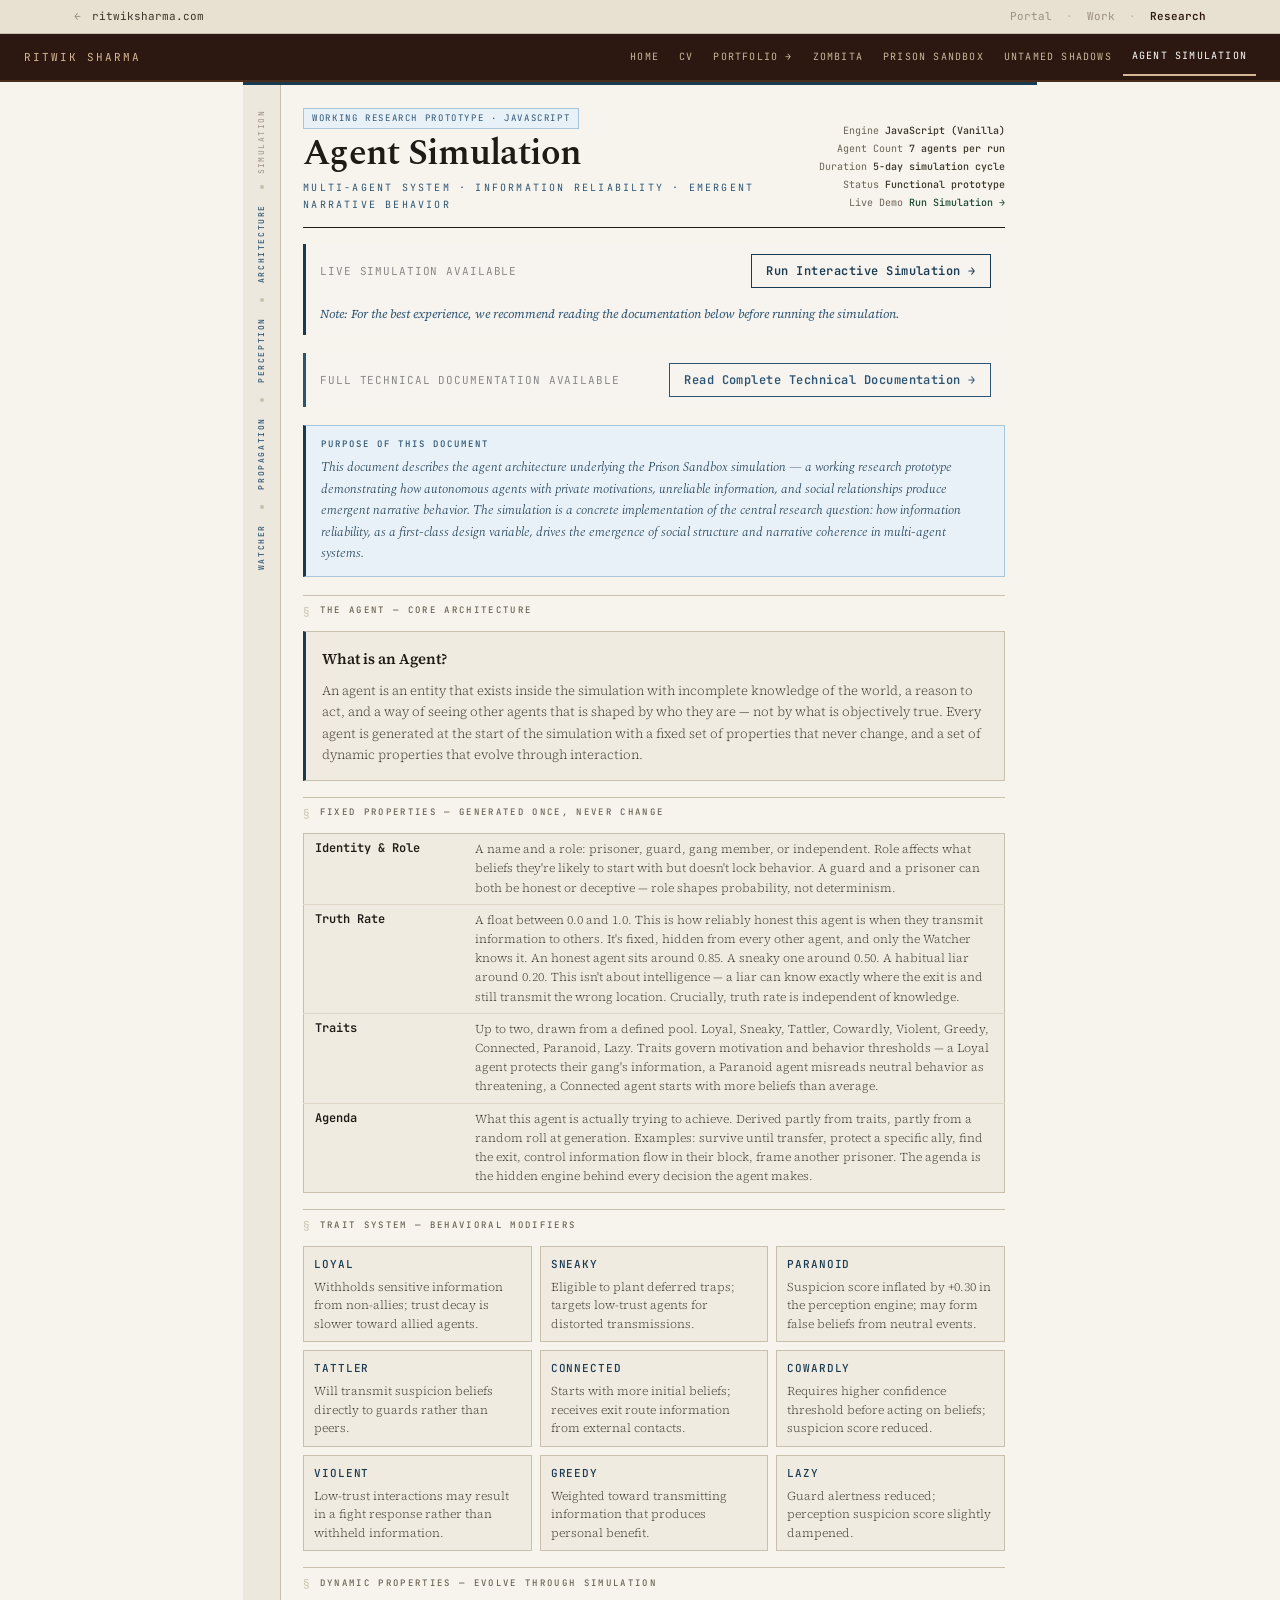
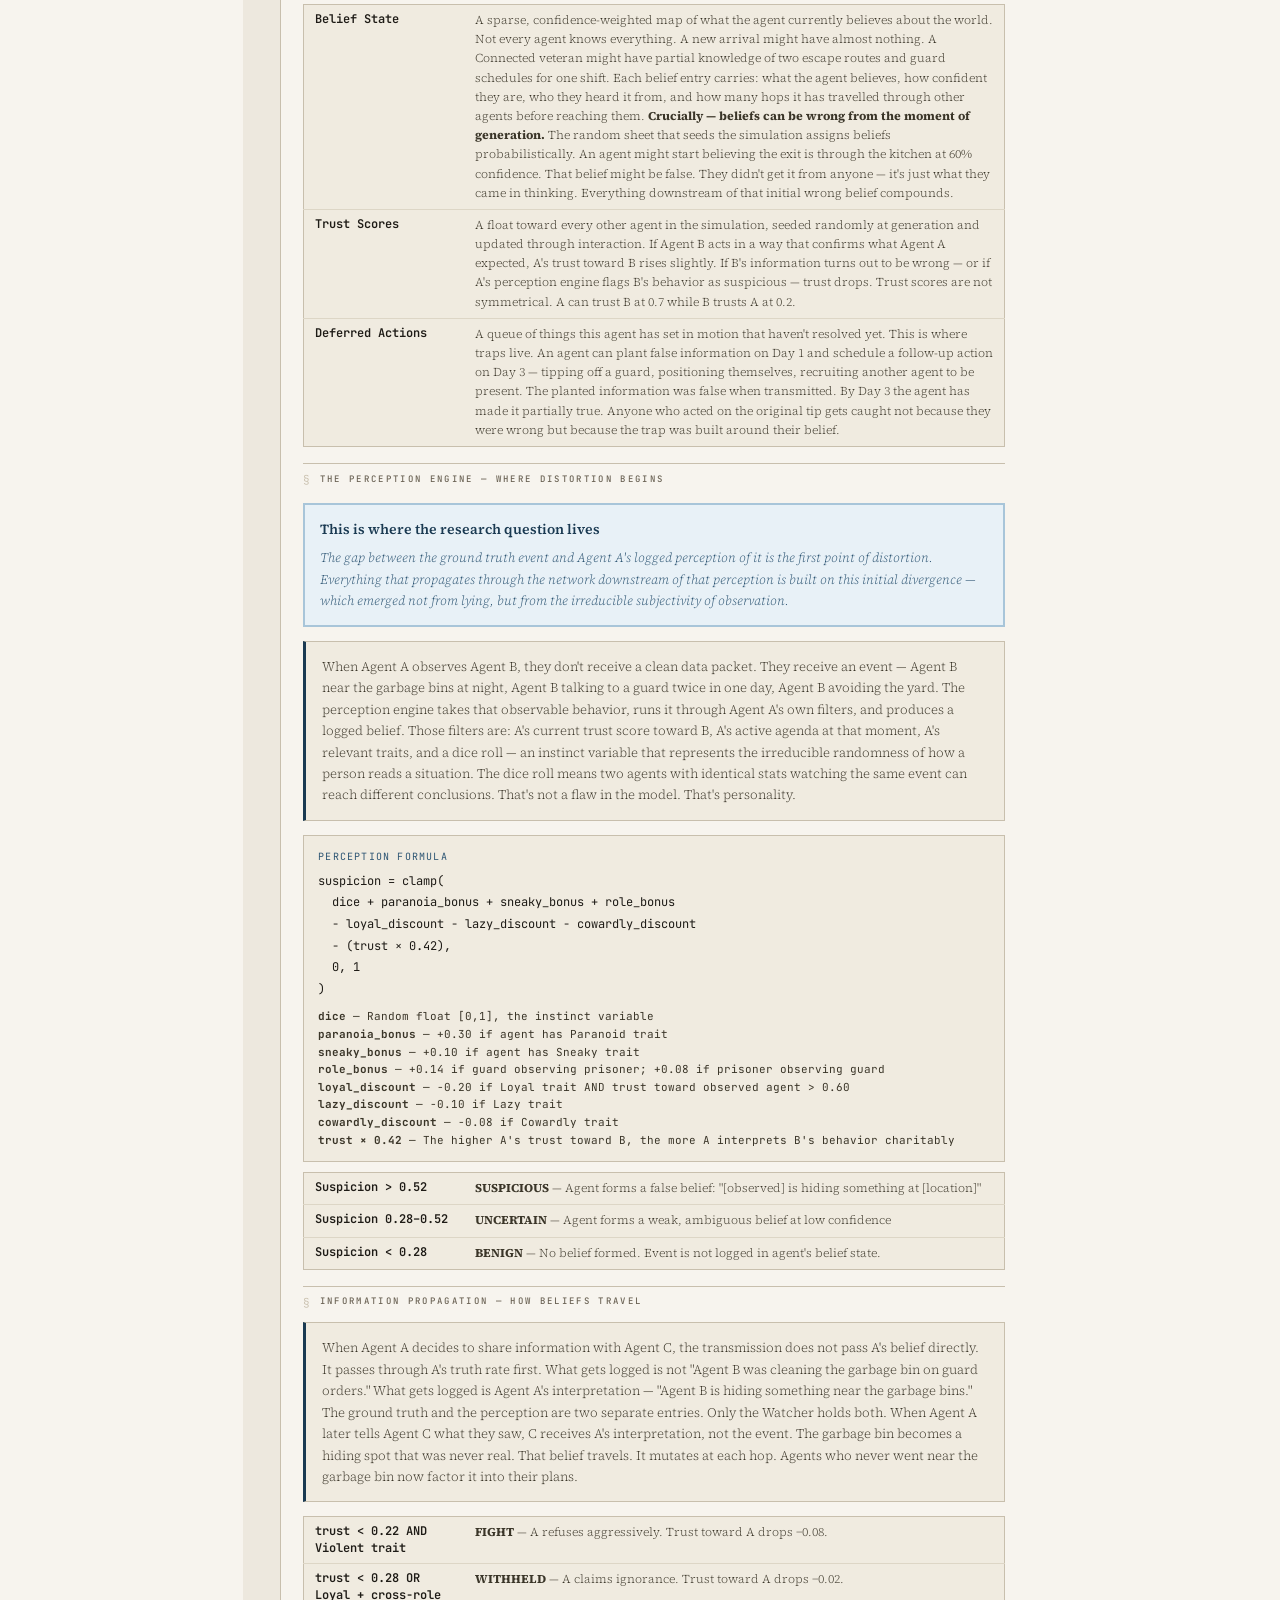
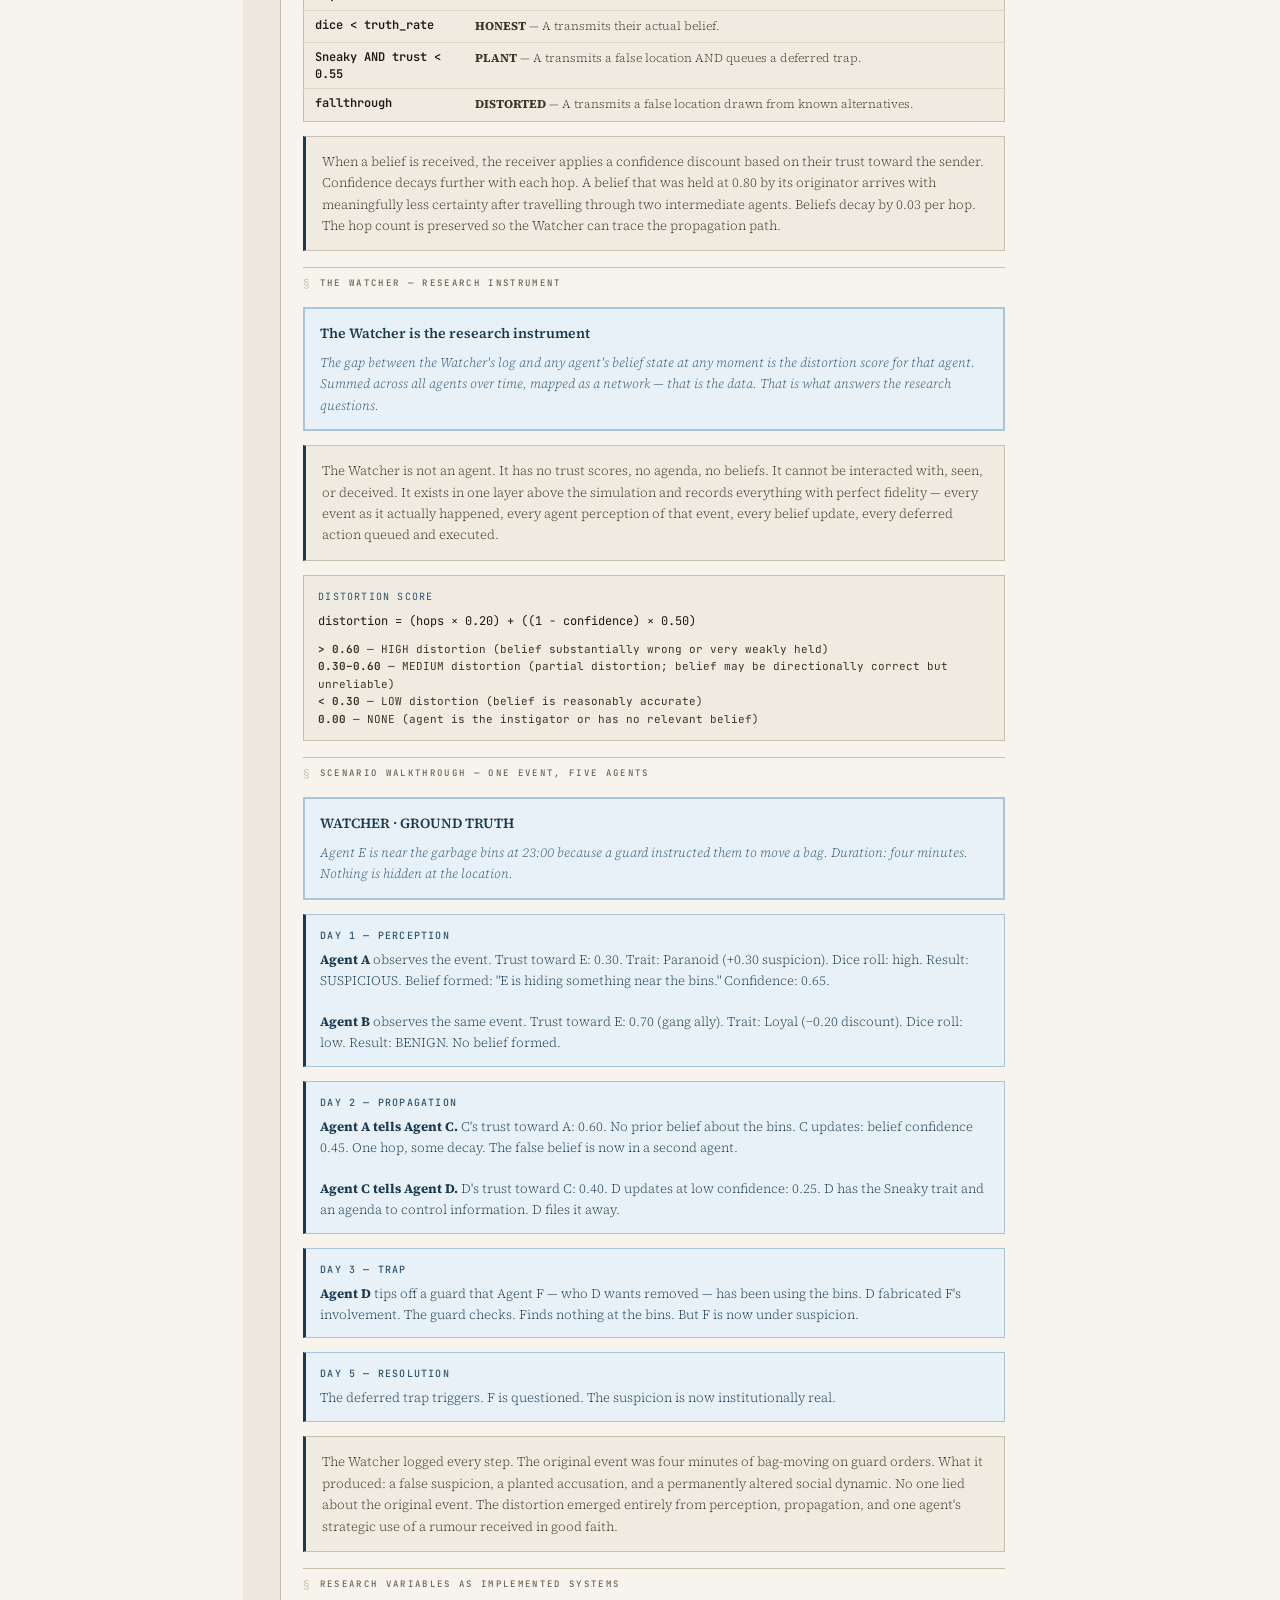
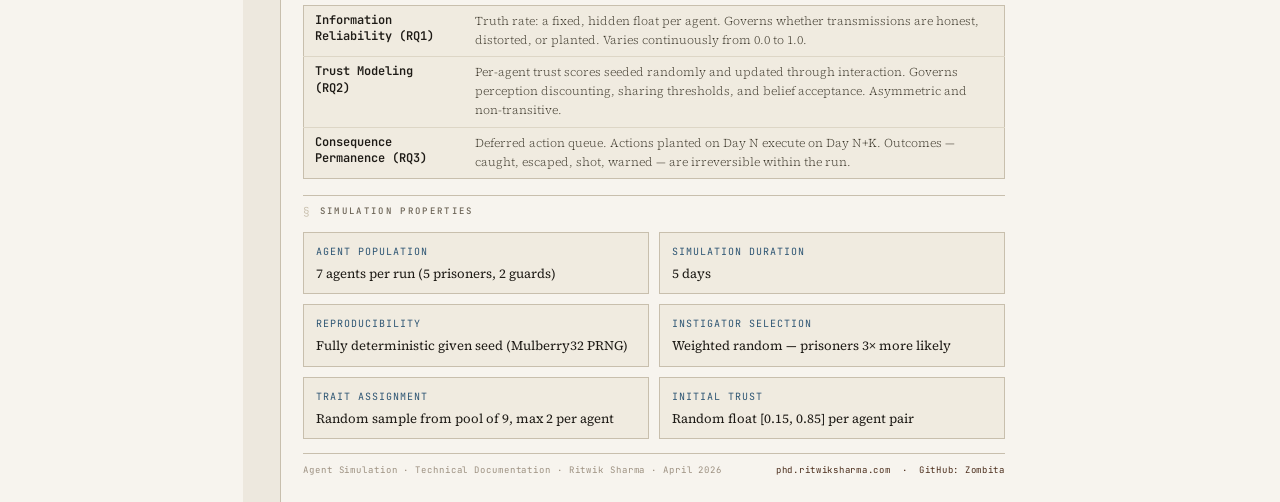
<file: simulation-doc.html>
<!DOCTYPE html>
<html lang="en">
<head>
<meta charset="UTF-8">
<meta name="viewport" content="width=device-width, initial-scale=1.0">
  <link rel="icon" type="image/svg+xml" href="favicon.svg">
<title>Agent Simulation — Technical Documentation</title>
<link rel="preconnect" href="https://fonts.googleapis.com">
<link href="https://fonts.googleapis.com/css2?family=Spectral:ital,wght@0,300;0,400;0,600;1,300;1,400&family=Source+Serif+4:ital,wght@0,300;0,400;0,600;1,300;1,400&family=JetBrains+Mono:wght@300;400;500&display=swap" rel="stylesheet">
<link rel="stylesheet" href="style.css">
<style>
  :root {
    --env:        #1a3a52;
    --env-mid:    #2d5573;
    --env-light:  #e8f1f7;
    --env-border: #a8c5d9;
  }
  .page::before { background: var(--env) !important; }
  .margin-section { color: var(--env-mid); }
  .env-tag { background: var(--env-light); border-color: var(--env-border); color: var(--env-mid); }
  .doc-sub { color: var(--env-mid); }

  .context-block { background: var(--env-light); border-color: var(--env-border); border-left-color: var(--env); }
  .ctx-kicker { color: var(--env-mid); }
  .ctx-text { color: var(--env); }

  .arch-block { background: var(--parchment-warm); border: 1px solid var(--rule); border-left: 3px solid var(--env); padding: 14px 16px; margin-bottom: 14px; }
  .arch-title { font-size: 15px; font-weight: 600; color: var(--ink); margin-bottom: 8px; }
  .arch-body { font-size: 13px; color: var(--ink-mid); line-height: 1.65; font-weight: 300; }

  .prop-table { width: 100%; border-collapse: collapse; background: var(--parchment-warm); border: 1px solid var(--rule); margin-bottom: 14px; }
  .prop-table tr { border-bottom: 1px solid var(--rule-light); }
  .prop-table tr:last-child { border-bottom: none; }
  .prop-table td { padding: 6px 11px; font-size: 12px; vertical-align: top; }
  .pt-a { font-weight: 600; color: var(--ink); width: 160px; line-height: 1.4; font-family: 'JetBrains Mono', monospace; font-size: 11px; }
  .pt-b { color: var(--ink-mid); font-weight: 300; line-height: 1.6; }

  .formula-block { background: var(--parchment-warm); border: 1px solid var(--rule); padding: 12px 14px; margin: 10px 0; font-family: 'JetBrains Mono', monospace; }
  .formula-label { font-size: 10px; color: var(--env-mid); letter-spacing: 0.12em; text-transform: uppercase; margin-bottom: 6px; }
  .formula-expr { font-size: 12px; color: var(--ink); line-height: 1.8; }
  .formula-vars { font-size: 11px; color: var(--ink-mid); margin-top: 8px; line-height: 1.6; }

  .scenario-block { background: var(--env-light); border: 1px solid var(--env-border); border-left: 3px solid var(--env); padding: 12px 14px; margin-bottom: 14px; }
  .scenario-day { font-family: 'JetBrains Mono', monospace; font-size: 10px; color: var(--env-mid); letter-spacing: 0.12em; text-transform: uppercase; margin-bottom: 6px; font-weight: 500; }
  .scenario-text { font-size: 13px; color: var(--env); line-height: 1.6; font-weight: 300; }

  .trait-grid { display: grid; grid-template-columns: repeat(3, 1fr); gap: 8px; margin-bottom: 14px; }
  .trait-card { background: var(--parchment-warm); border: 1px solid var(--rule); padding: 8px 10px; }
  .trait-name { font-family: 'JetBrains Mono', monospace; font-size: 11px; color: var(--env); letter-spacing: 0.08em; text-transform: uppercase; margin-bottom: 4px; font-weight: 500; }
  .trait-desc { font-size: 12px; color: var(--ink-mid); line-height: 1.55; font-weight: 300; }

  .watcher-highlight { background: var(--env-light); border: 2px solid var(--env-border); padding: 13px 15px; margin: 14px 0; }
  .watcher-title { font-size: 14px; font-weight: 600; color: var(--env); margin-bottom: 6px; }
  .watcher-body { font-size: 13px; color: var(--env-mid); line-height: 1.65; font-weight: 300; font-style: italic; }

  .sim-meta-grid { display: grid; grid-template-columns: repeat(2, 1fr); gap: 10px; margin-bottom: 14px; }
  .sim-meta-card { background: var(--parchment-warm); border: 1px solid var(--rule); padding: 10px 12px; }
  .sim-meta-label { font-family: 'JetBrains Mono', monospace; font-size: 10px; color: var(--env-mid); letter-spacing: 0.1em; text-transform: uppercase; margin-bottom: 4px; }
  .sim-meta-value { font-size: 13px; color: var(--ink); line-height: 1.5; font-weight: 400; }

  @media (max-width: 680px) {
    .trait-grid { grid-template-columns: 1fr; }
    .sim-meta-grid { grid-template-columns: 1fr; }
  }
</style>
  <meta property="og:type" content="website">
  <meta property="og:title" content="Agent Simulation — Technical Documentation">
  <meta property="og:description" content="">
  <meta property="og:url" content="https://phd.ritwiksharma.com/">
  <meta property="og:image" content="https://phd.ritwiksharma.com/og.jpg">
  <meta property="og:image:width" content="1200">
  <meta property="og:image:height" content="630">
  <meta name="twitter:card" content="summary_large_image">
  <meta name="twitter:image" content="https://phd.ritwiksharma.com/og.jpg">
</head>
<body>
<div class="xsite">
  <div class="xsite-inner">
    <a class="xsite-home" href="https://ritwiksharma.com"><span class="arrow">&larr;</span> <span class="label">ritwiksharma.com</span></a>
    <nav class="xsite-links">
      <a href="https://ritwiksharma.com">Portal</a>
      <span class="xsite-sep">&middot;</span>
      <a href="https://work.ritwiksharma.com">Work</a>
      <span class="xsite-sep">&middot;</span>
      <a class="current" href="https://phd.ritwiksharma.com">Research</a>
    </nav>
  </div>
</div>


<nav class="site-nav">
  <a href="index.html" class="nav-brand">Ritwik Sharma</a>
  <div class="nav-links">
    <a href="index.html">Home</a>
    <a href="cv.html">CV</a>
    <a href="https://work.ritwiksharma.com/" target="_blank" rel="noopener">Portfolio &rarr;</a>
    <a href="zombita.html">Zombita</a>
    <a href="prison-sandbox.html">Prison Sandbox</a>
    <a href="untamed-shadows.html">Untamed Shadows</a>
    <a href="simulation-doc.html" class="active">Agent Simulation</a>
  </div>
  <button class="nav-hamburger" onclick="toggleNav()" aria-label="Menu">
    <span></span><span></span><span></span>
  </button>
</nav>
<div class="nav-mobile" id="mobileNav">
  <a href="index.html">Home</a>
  <a href="cv.html">CV</a>
  <a href="https://work.ritwiksharma.com/" target="_blank" rel="noopener">Portfolio &rarr;</a>
  <a href="zombita.html">Zombita</a>
  <a href="prison-sandbox.html">Prison Sandbox</a>
  <a href="untamed-shadows.html">Untamed Shadows</a>
  <a href="simulation-doc.html" class="active">Agent Simulation</a>
</div>

<div class="page">
  <div class="margin">
    <div class="margin-label">Simulation</div>
    <div class="margin-dot"></div>
    <div class="margin-section">Architecture</div>
    <div class="margin-dot"></div>
    <div class="margin-section">Perception</div>
    <div class="margin-dot"></div>
    <div class="margin-section">Propagation</div>
    <div class="margin-dot"></div>
    <div class="margin-section">Watcher</div>
  </div>

  <div class="content">

    <div class="doc-header">
      <div class="doc-header-inner">
        <div>
          <div class="env-tag">Working Research Prototype · JavaScript</div>
          <div class="doc-title"><em>Agent Simulation</em></div>
          <div class="doc-sub">Multi-Agent System · Information Reliability · Emergent Narrative Behavior</div>
        </div>
        <div class="meta-col">
          <div class="meta-line">Engine <span>JavaScript (Vanilla)</span></div>
          <div class="meta-line">Agent Count <span>7 agents per run</span></div>
          <div class="meta-line">Duration <span>5-day simulation cycle</span></div>
          <div class="meta-line">Status <span>Functional prototype</span></div>
          <div class="meta-line">Live Demo <span><a href="simulation.html" target="_blank">Run Simulation →</a></span></div>
        </div>
      </div>
    </div>

    <div class="doc-banner" style="border-color:#1a3a52;">
      <div class="doc-banner-label">Live Simulation Available</div>
      <a href="https://phd.ritwiksharma.com/simulation" target="_blank" class="doc-banner-link" style="color:#1a3a52;border-color:#1a3a52;" onmouseover="this.style.background='#1a3a52';this.style.color='#0a0a0a'" onmouseout="this.style.background='transparent';this.style.color='#1a3a52'">Run Interactive Simulation →</a>
      <div style="font-size: 12px; color: var(--env-mid); margin-top: 8px; font-style: italic;">Note: For the best experience, we recommend reading the documentation below before running the simulation.</div>
    </div>

    <div class="doc-banner" style="border-color:#2d5573;">
      <div class="doc-banner-label">Full Technical Documentation Available</div>
      <a href="https://docs.google.com/document/d/1pgj233ccUOzgdfntAoojEkgo6EP7U3z6/edit" target="_blank" class="doc-banner-link" style="color:#2d5573;border-color:#2d5573;" onmouseover="this.style.background='#2d5573';this.style.color='#0a0a0a'" onmouseout="this.style.background='transparent';this.style.color='#2d5573'">Read Complete Technical Documentation →</a>
    </div>

    <div class="context-block">
      <div class="ctx-kicker">Purpose of This Document</div>
      <div class="ctx-text">This document describes the agent architecture underlying the Prison Sandbox simulation — a working research prototype demonstrating how autonomous agents with private motivations, unreliable information, and social relationships produce emergent narrative behavior. The simulation is a concrete implementation of the central research question: how information reliability, as a first-class design variable, drives the emergence of social structure and narrative coherence in multi-agent systems.</div>
    </div>

    <div class="sec"><div class="sec-rule"></div><div class="sec-title">The Agent — Core Architecture</div></div>

    <div class="arch-block">
      <div class="arch-title">What is an Agent?</div>
      <div class="arch-body">An agent is an entity that exists inside the simulation with incomplete knowledge of the world, a reason to act, and a way of seeing other agents that is shaped by who they are — not by what is objectively true. Every agent is generated at the start of the simulation with a fixed set of properties that never change, and a set of dynamic properties that evolve through interaction.</div>
    </div>

    <div class="sec"><div class="sec-rule"></div><div class="sec-title">Fixed Properties — Generated Once, Never Change</div></div>

    <table class="prop-table">
      <tr>
        <td class="pt-a">Identity & Role</td>
        <td class="pt-b">A name and a role: prisoner, guard, gang member, or independent. Role affects what beliefs they're likely to start with but doesn't lock behavior. A guard and a prisoner can both be honest or deceptive — role shapes probability, not determinism.</td>
      </tr>
      <tr>
        <td class="pt-a">Truth Rate</td>
        <td class="pt-b">A float between 0.0 and 1.0. This is how reliably honest this agent is when they transmit information to others. It's fixed, hidden from every other agent, and only the Watcher knows it. An honest agent sits around 0.85. A sneaky one around 0.50. A habitual liar around 0.20. This isn't about intelligence — a liar can know exactly where the exit is and still transmit the wrong location. Crucially, truth rate is independent of knowledge.</td>
      </tr>
      <tr>
        <td class="pt-a">Traits</td>
        <td class="pt-b">Up to two, drawn from a defined pool. Loyal, Sneaky, Tattler, Cowardly, Violent, Greedy, Connected, Paranoid, Lazy. Traits govern motivation and behavior thresholds — a Loyal agent protects their gang's information, a Paranoid agent misreads neutral behavior as threatening, a Connected agent starts with more beliefs than average.</td>
      </tr>
      <tr>
        <td class="pt-a">Agenda</td>
        <td class="pt-b">What this agent is actually trying to achieve. Derived partly from traits, partly from a random roll at generation. Examples: survive until transfer, protect a specific ally, find the exit, control information flow in their block, frame another prisoner. The agenda is the hidden engine behind every decision the agent makes.</td>
      </tr>
    </table>

    <div class="sec"><div class="sec-rule"></div><div class="sec-title">Trait System — Behavioral Modifiers</div></div>

    <div class="trait-grid">
      <div class="trait-card">
        <div class="trait-name">Loyal</div>
        <div class="trait-desc">Withholds sensitive information from non-allies; trust decay is slower toward allied agents.</div>
      </div>
      <div class="trait-card">
        <div class="trait-name">Sneaky</div>
        <div class="trait-desc">Eligible to plant deferred traps; targets low-trust agents for distorted transmissions.</div>
      </div>
      <div class="trait-card">
        <div class="trait-name">Paranoid</div>
        <div class="trait-desc">Suspicion score inflated by +0.30 in the perception engine; may form false beliefs from neutral events.</div>
      </div>
      <div class="trait-card">
        <div class="trait-name">Tattler</div>
        <div class="trait-desc">Will transmit suspicion beliefs directly to guards rather than peers.</div>
      </div>
      <div class="trait-card">
        <div class="trait-name">Connected</div>
        <div class="trait-desc">Starts with more initial beliefs; receives exit route information from external contacts.</div>
      </div>
      <div class="trait-card">
        <div class="trait-name">Cowardly</div>
        <div class="trait-desc">Requires higher confidence threshold before acting on beliefs; suspicion score reduced.</div>
      </div>
      <div class="trait-card">
        <div class="trait-name">Violent</div>
        <div class="trait-desc">Low-trust interactions may result in a fight response rather than withheld information.</div>
      </div>
      <div class="trait-card">
        <div class="trait-name">Greedy</div>
        <div class="trait-desc">Weighted toward transmitting information that produces personal benefit.</div>
      </div>
      <div class="trait-card">
        <div class="trait-name">Lazy</div>
        <div class="trait-desc">Guard alertness reduced; perception suspicion score slightly dampened.</div>
      </div>
    </div>

    <div class="sec"><div class="sec-rule"></div><div class="sec-title">Dynamic Properties — Evolve Through Simulation</div></div>

    <table class="prop-table">
      <tr>
        <td class="pt-a">Belief State</td>
        <td class="pt-b">A sparse, confidence-weighted map of what the agent currently believes about the world. Not every agent knows everything. A new arrival might have almost nothing. A Connected veteran might have partial knowledge of two escape routes and guard schedules for one shift. Each belief entry carries: what the agent believes, how confident they are, who they heard it from, and how many hops it has travelled through other agents before reaching them. <strong>Crucially — beliefs can be wrong from the moment of generation.</strong> The random sheet that seeds the simulation assigns beliefs probabilistically. An agent might start believing the exit is through the kitchen at 60% confidence. That belief might be false. They didn't get it from anyone — it's just what they came in thinking. Everything downstream of that initial wrong belief compounds.</td>
      </tr>
      <tr>
        <td class="pt-a">Trust Scores</td>
        <td class="pt-b">A float toward every other agent in the simulation, seeded randomly at generation and updated through interaction. If Agent B acts in a way that confirms what Agent A expected, A's trust toward B rises slightly. If B's information turns out to be wrong — or if A's perception engine flags B's behavior as suspicious — trust drops. Trust scores are not symmetrical. A can trust B at 0.7 while B trusts A at 0.2.</td>
      </tr>
      <tr>
        <td class="pt-a">Deferred Actions</td>
        <td class="pt-b">A queue of things this agent has set in motion that haven't resolved yet. This is where traps live. An agent can plant false information on Day 1 and schedule a follow-up action on Day 3 — tipping off a guard, positioning themselves, recruiting another agent to be present. The planted information was false when transmitted. By Day 3 the agent has made it partially true. Anyone who acted on the original tip gets caught not because they were wrong but because the trap was built around their belief.</td>
      </tr>
    </table>

    <div class="sec"><div class="sec-rule"></div><div class="sec-title">The Perception Engine — Where Distortion Begins</div></div>

    <div class="watcher-highlight">
      <div class="watcher-title">This is where the research question lives</div>
      <div class="watcher-body">The gap between the ground truth event and Agent A's logged perception of it is the first point of distortion. Everything that propagates through the network downstream of that perception is built on this initial divergence — which emerged not from lying, but from the irreducible subjectivity of observation.</div>
    </div>

    <div class="arch-block">
      <div class="arch-body">When Agent A observes Agent B, they don't receive a clean data packet. They receive an event — Agent B near the garbage bins at night, Agent B talking to a guard twice in one day, Agent B avoiding the yard. The perception engine takes that observable behavior, runs it through Agent A's own filters, and produces a logged belief. Those filters are: A's current trust score toward B, A's active agenda at that moment, A's relevant traits, and a dice roll — an instinct variable that represents the irreducible randomness of how a person reads a situation. The dice roll means two agents with identical stats watching the same event can reach different conclusions. That's not a flaw in the model. That's personality.</div>
    </div>

    <div class="formula-block">
      <div class="formula-label">Perception Formula</div>
      <div class="formula-expr">suspicion = clamp(<br>
&nbsp;&nbsp;dice + paranoia_bonus + sneaky_bonus + role_bonus<br>
&nbsp;&nbsp;− loyal_discount − lazy_discount − cowardly_discount<br>
&nbsp;&nbsp;− (trust × 0.42),<br>
&nbsp;&nbsp;0, 1<br>
)</div>
      <div class="formula-vars">
<strong>dice</strong> — Random float [0,1], the instinct variable<br>
<strong>paranoia_bonus</strong> — +0.30 if agent has Paranoid trait<br>
<strong>sneaky_bonus</strong> — +0.10 if agent has Sneaky trait<br>
<strong>role_bonus</strong> — +0.14 if guard observing prisoner; +0.08 if prisoner observing guard<br>
<strong>loyal_discount</strong> — −0.20 if Loyal trait AND trust toward observed agent > 0.60<br>
<strong>lazy_discount</strong> — −0.10 if Lazy trait<br>
<strong>cowardly_discount</strong> — −0.08 if Cowardly trait<br>
<strong>trust × 0.42</strong> — The higher A's trust toward B, the more A interprets B's behavior charitably
      </div>
    </div>

    <table class="prop-table">
      <tr>
        <td class="pt-a">Suspicion > 0.52</td>
        <td class="pt-b"><strong>SUSPICIOUS</strong> — Agent forms a false belief: "[observed] is hiding something at [location]"</td>
      </tr>
      <tr>
        <td class="pt-a">Suspicion 0.28–0.52</td>
        <td class="pt-b"><strong>UNCERTAIN</strong> — Agent forms a weak, ambiguous belief at low confidence</td>
      </tr>
      <tr>
        <td class="pt-a">Suspicion < 0.28</td>
        <td class="pt-b"><strong>BENIGN</strong> — No belief formed. Event is not logged in agent's belief state.</td>
      </tr>
    </table>

    <div class="sec"><div class="sec-rule"></div><div class="sec-title">Information Propagation — How Beliefs Travel</div></div>

    <div class="arch-block">
      <div class="arch-body">When Agent A decides to share information with Agent C, the transmission does not pass A's belief directly. It passes through A's truth rate first. What gets logged is not "Agent B was cleaning the garbage bin on guard orders." What gets logged is Agent A's interpretation — "Agent B is hiding something near the garbage bins." The ground truth and the perception are two separate entries. Only the Watcher holds both. When Agent A later tells Agent C what they saw, C receives A's interpretation, not the event. The garbage bin becomes a hiding spot that was never real. That belief travels. It mutates at each hop. Agents who never went near the garbage bin now factor it into their plans.</div>
    </div>

    <table class="prop-table">
      <tr>
        <td class="pt-a">trust < 0.22 AND Violent trait</td>
        <td class="pt-b"><strong>FIGHT</strong> — A refuses aggressively. Trust toward A drops −0.08.</td>
      </tr>
      <tr>
        <td class="pt-a">trust < 0.28 OR Loyal + cross-role</td>
        <td class="pt-b"><strong>WITHHELD</strong> — A claims ignorance. Trust toward A drops −0.02.</td>
      </tr>
      <tr>
        <td class="pt-a">dice < truth_rate</td>
        <td class="pt-b"><strong>HONEST</strong> — A transmits their actual belief.</td>
      </tr>
      <tr>
        <td class="pt-a">Sneaky AND trust < 0.55</td>
        <td class="pt-b"><strong>PLANT</strong> — A transmits a false location AND queues a deferred trap.</td>
      </tr>
      <tr>
        <td class="pt-a">fallthrough</td>
        <td class="pt-b"><strong>DISTORTED</strong> — A transmits a false location drawn from known alternatives.</td>
      </tr>
    </table>

    <div class="arch-block">
      <div class="arch-body">When a belief is received, the receiver applies a confidence discount based on their trust toward the sender. Confidence decays further with each hop. A belief that was held at 0.80 by its originator arrives with meaningfully less certainty after travelling through two intermediate agents. Beliefs decay by 0.03 per hop. The hop count is preserved so the Watcher can trace the propagation path.</div>
    </div>

    <div class="sec"><div class="sec-rule"></div><div class="sec-title">The Watcher — Research Instrument</div></div>

    <div class="watcher-highlight">
      <div class="watcher-title">The Watcher is the research instrument</div>
      <div class="watcher-body">The gap between the Watcher's log and any agent's belief state at any moment is the distortion score for that agent. Summed across all agents over time, mapped as a network — that is the data. That is what answers the research questions.</div>
    </div>

    <div class="arch-block">
      <div class="arch-body">The Watcher is not an agent. It has no trust scores, no agenda, no beliefs. It cannot be interacted with, seen, or deceived. It exists in one layer above the simulation and records everything with perfect fidelity — every event as it actually happened, every agent perception of that event, every belief update, every deferred action queued and executed.</div>
    </div>

    <div class="formula-block">
      <div class="formula-label">Distortion Score</div>
      <div class="formula-expr">distortion = (hops × 0.20) + ((1 − confidence) × 0.50)</div>
      <div class="formula-vars">
<strong>> 0.60</strong> — HIGH distortion (belief substantially wrong or very weakly held)<br>
<strong>0.30–0.60</strong> — MEDIUM distortion (partial distortion; belief may be directionally correct but unreliable)<br>
<strong>< 0.30</strong> — LOW distortion (belief is reasonably accurate)<br>
<strong>0.00</strong> — NONE (agent is the instigator or has no relevant belief)
      </div>
    </div>

    <div class="sec"><div class="sec-rule"></div><div class="sec-title">Scenario Walkthrough — One Event, Five Agents</div></div>

    <div class="watcher-highlight">
      <div class="watcher-title">WATCHER · GROUND TRUTH</div>
      <div class="watcher-body">Agent E is near the garbage bins at 23:00 because a guard instructed them to move a bag. Duration: four minutes. Nothing is hidden at the location.</div>
    </div>

    <div class="scenario-block">
      <div class="scenario-day">Day 1 — Perception</div>
      <div class="scenario-text"><strong>Agent A</strong> observes the event. Trust toward E: 0.30. Trait: Paranoid (+0.30 suspicion). Dice roll: high. Result: SUSPICIOUS. Belief formed: "E is hiding something near the bins." Confidence: 0.65.<br><br><strong>Agent B</strong> observes the same event. Trust toward E: 0.70 (gang ally). Trait: Loyal (−0.20 discount). Dice roll: low. Result: BENIGN. No belief formed.</div>
    </div>

    <div class="scenario-block">
      <div class="scenario-day">Day 2 — Propagation</div>
      <div class="scenario-text"><strong>Agent A tells Agent C.</strong> C's trust toward A: 0.60. No prior belief about the bins. C updates: belief confidence 0.45. One hop, some decay. The false belief is now in a second agent.<br><br><strong>Agent C tells Agent D.</strong> D's trust toward C: 0.40. D updates at low confidence: 0.25. D has the Sneaky trait and an agenda to control information. D files it away.</div>
    </div>

    <div class="scenario-block">
      <div class="scenario-day">Day 3 — Trap</div>
      <div class="scenario-text"><strong>Agent D</strong> tips off a guard that Agent F — who D wants removed — has been using the bins. D fabricated F's involvement. The guard checks. Finds nothing at the bins. But F is now under suspicion.</div>
    </div>

    <div class="scenario-block">
      <div class="scenario-day">Day 5 — Resolution</div>
      <div class="scenario-text">The deferred trap triggers. F is questioned. The suspicion is now institutionally real.</div>
    </div>

    <div class="arch-block">
      <div class="arch-body">The Watcher logged every step. The original event was four minutes of bag-moving on guard orders. What it produced: a false suspicion, a planted accusation, and a permanently altered social dynamic. No one lied about the original event. The distortion emerged entirely from perception, propagation, and one agent's strategic use of a rumour received in good faith.</div>
    </div>

    <div class="sec"><div class="sec-rule"></div><div class="sec-title">Research Variables as Implemented Systems</div></div>

    <table class="prop-table">
      <tr>
        <td class="pt-a">Information Reliability (RQ1)</td>
        <td class="pt-b">Truth rate: a fixed, hidden float per agent. Governs whether transmissions are honest, distorted, or planted. Varies continuously from 0.0 to 1.0.</td>
      </tr>
      <tr>
        <td class="pt-a">Trust Modeling (RQ2)</td>
        <td class="pt-b">Per-agent trust scores seeded randomly and updated through interaction. Governs perception discounting, sharing thresholds, and belief acceptance. Asymmetric and non-transitive.</td>
      </tr>
      <tr>
        <td class="pt-a">Consequence Permanence (RQ3)</td>
        <td class="pt-b">Deferred action queue. Actions planted on Day N execute on Day N+K. Outcomes — caught, escaped, shot, warned — are irreversible within the run.</td>
      </tr>
    </table>

    <div class="sec"><div class="sec-rule"></div><div class="sec-title">Simulation Properties</div></div>

    <div class="sim-meta-grid">
      <div class="sim-meta-card">
        <div class="sim-meta-label">Agent Population</div>
        <div class="sim-meta-value">7 agents per run (5 prisoners, 2 guards)</div>
      </div>
      <div class="sim-meta-card">
        <div class="sim-meta-label">Simulation Duration</div>
        <div class="sim-meta-value">5 days</div>
      </div>
      <div class="sim-meta-card">
        <div class="sim-meta-label">Reproducibility</div>
        <div class="sim-meta-value">Fully deterministic given seed (Mulberry32 PRNG)</div>
      </div>
      <div class="sim-meta-card">
        <div class="sim-meta-label">Instigator Selection</div>
        <div class="sim-meta-value">Weighted random — prisoners 3× more likely</div>
      </div>
      <div class="sim-meta-card">
        <div class="sim-meta-label">Trait Assignment</div>
        <div class="sim-meta-value">Random sample from pool of 9, max 2 per agent</div>
      </div>
      <div class="sim-meta-card">
        <div class="sim-meta-label">Initial Trust</div>
        <div class="sim-meta-value">Random float [0.15, 0.85] per agent pair</div>
      </div>
    </div>

    <div class="doc-footer">
      <div class="doc-footer-l">Agent Simulation · Technical Documentation · Ritwik Sharma · April 2026</div>
      <div class="doc-footer-r"><a href="https://phd.ritwiksharma.com/" target="_blank">phd.ritwiksharma.com</a> &nbsp;·&nbsp; <a href="https://github.com/Ritwiksharma097/Zombita-PhD" target="_blank">GitHub: Zombita</a></div>
    </div>

  </div>
</div>

<script src="nav.js"></script>
</body>
</html>
</file>
<file: style.css>
/* ─────────────────────────────────────────────
   RITWIK SHARMA — PhD Portfolio
   Shared stylesheet — all 6 pages
   ───────────────────────────────────────────── */

:root {
  --parchment:      #f7f4ee;
  --parchment-warm: #f0ebe0;
  --parchment-deep: #e8e0d0;
  --ink:            #1e1b16;
  --ink-mid:        #3a3528;
  --ink-light:      #6b6355;
  --ink-faint:      #9c9080;
  --rule:           #c8bfad;
  --rule-light:     #ddd6c6;
  --scholar:        #2c1810;
  --scholar-mid:    #4a2c1a;
  --scholar-light:  #f5ede5;
  --scholar-border: #d4b896;
  --margin-bg:      #ede8de;
  --p1:             #1a4a2e; --p1-bg: #eef7f1; --p1-border: #a8d5b5;
  --p2:             #3b1f6e; --p2-bg: #f3f0fa; --p2-border: #c4b5e8;
  --p3:             #7a3010; --p3-bg: #fdf3ec; --p3-border: #e8c4a0;
  --game:           #1a3a4a; --game-bg: #eef4f7; --game-border: #a8c8d8;
}

*, *::before, *::after { margin: 0; padding: 0; box-sizing: border-box; }
@page { size: A4; margin: 0; }

html, body {
  background: var(--parchment);
  color: var(--ink);
  font-family: 'Source Serif 4', serif;
  line-height: 1.7;
  -webkit-print-color-adjust: exact;
  print-color-adjust: exact;
}

/* ── CROSS-SITE BAR ── */
.xsite {
  background: var(--parchment-deep);
  border-bottom: 1px solid var(--rule);
  font-family: 'JetBrains Mono', monospace;
  font-size: 11px;
  color: var(--ink-light);
}
.xsite-inner {
  max-width: 1180px;
  margin: 0 auto;
  padding: 7px 24px;
  display: flex;
  align-items: center;
  justify-content: space-between;
  gap: 16px;
  flex-wrap: wrap;
}
.xsite-home {
  color: var(--ink-mid);
  text-decoration: none;
  white-space: nowrap;
  transition: color 0.15s ease;
}
.xsite-home:hover { color: var(--ink); }
.xsite-home .arrow { color: var(--ink-faint); margin-right: 4px; }
.xsite-links {
  display: flex;
  gap: 14px;
  align-items: center;
}
.xsite-links a {
  color: var(--ink-faint);
  text-decoration: none;
  transition: color 0.15s ease;
}
.xsite-links a:hover { color: var(--ink-light); }
.xsite-links a.current {
  color: var(--scholar);
  font-weight: 600;
}
.xsite-sep { color: var(--ink-faint); opacity: 0.5; }
@media (max-width: 520px) {
  .xsite-inner { padding: 6px 16px; gap: 12px; }
  .xsite { font-size: 10px; }
  .xsite-home .label { display: none; }
}
@media print { .xsite { display: none; } }

/* ── NAV ── */
.site-nav {
  background: var(--scholar);
  border-bottom: 2px solid var(--scholar-mid);
  padding: 0 24px;
  display: flex;
  align-items: center;
  justify-content: space-between;
  gap: 16px;
  position: sticky;
  top: 0;
  z-index: 100;
  min-height: 48px;
}

.nav-brand {
  font-family: 'JetBrains Mono', monospace;
  font-size: 11px;
  color: var(--scholar-border);
  letter-spacing: 0.18em;
  text-transform: uppercase;
  text-decoration: none;
  white-space: nowrap;
  flex-shrink: 0;
}

.nav-links {
  display: flex;
  align-items: center;
  gap: 2px;
}

.nav-links a {
  font-family: 'JetBrains Mono', monospace;
  font-size: 10px;
  color: #c8b89a;
  letter-spacing: 0.12em;
  text-transform: uppercase;
  text-decoration: none;
  padding: 10px 9px;
  transition: color 0.15s;
  white-space: nowrap;
}

.nav-links a:hover { color: #fff; }
.nav-links a.active { color: #fff; border-bottom: 2px solid var(--scholar-border); }

.nav-hamburger {
  display: none;
  background: none;
  border: none;
  cursor: pointer;
  padding: 10px 8px;
  flex-direction: column;
  gap: 5px;
  flex-shrink: 0;
}

.nav-hamburger span {
  display: block;
  width: 22px;
  height: 2px;
  background: var(--scholar-border);
  transition: all 0.2s;
  pointer-events: none;
}

.nav-mobile {
  display: none;
  background: var(--scholar);
  border-bottom: 1px solid var(--scholar-mid);
  flex-direction: column;
  position: sticky;
  top: 48px;
  z-index: 99;
}

.nav-mobile a {
  font-family: 'JetBrains Mono', monospace;
  font-size: 13px;
  color: #c8b89a;
  letter-spacing: 0.1em;
  text-transform: uppercase;
  text-decoration: none;
  padding: 14px 24px;
  display: block;
  border-bottom: 1px solid rgba(255,255,255,0.07);
}

.nav-mobile a:last-child { border-bottom: none; }
.nav-mobile a.active { color: #fff; }
.nav-mobile.open { display: flex; }

/* ── SITE FOOTER ── */
.site-footer {
  background: var(--scholar);
  padding: 24px 32px;
}

.footer-inner {
  max-width: 860px;
  margin: 0 auto;
  display: flex;
  justify-content: space-between;
  align-items: center;
  flex-wrap: wrap;
  gap: 8px;
}

.footer-l {
  font-family: 'JetBrains Mono', monospace;
  font-size: 10px;
  color: #a89070;
  letter-spacing: 0.08em;
}

.footer-r {
  font-family: 'JetBrains Mono', monospace;
  font-size: 10px;
  color: var(--scholar-border);
  letter-spacing: 0.06em;
}

.footer-r a {
  color: inherit;
  text-decoration: none;
}

/* ── INDEX PAGE ── */
.hero {
  max-width: 860px;
  margin: 0 auto;
  padding: 64px 32px 48px;
  border-bottom: 1px solid var(--rule);
}

.hero-eyebrow {
  font-family: 'JetBrains Mono', monospace;
  font-size: 11px;
  color: var(--ink-faint);
  letter-spacing: 0.22em;
  text-transform: uppercase;
  margin-bottom: 20px;
}

.hero-name {
  font-family: 'Spectral', serif;
  font-size: clamp(40px, 8vw, 72px);
  font-weight: 300;
  color: var(--ink);
  letter-spacing: -0.02em;
  line-height: 1.05;
  margin-bottom: 6px;
}

.hero-name em { font-weight: 600; font-style: normal; }

.hero-role {
  font-family: 'JetBrains Mono', monospace;
  font-size: 12px;
  color: var(--scholar-mid);
  letter-spacing: 0.2em;
  text-transform: uppercase;
  margin-bottom: 32px;
}

.hero-thesis {
  background: var(--scholar-light);
  border: 1px solid var(--scholar-border);
  border-left: 4px solid var(--scholar);
  padding: 20px 24px;
  margin-bottom: 32px;
}

.thesis-kicker {
  font-family: 'JetBrains Mono', monospace;
  font-size: 9px;
  color: var(--scholar-mid);
  letter-spacing: 0.22em;
  text-transform: uppercase;
  font-weight: 500;
  margin-bottom: 8px;
}

.thesis-q {
  font-family: 'Spectral', serif;
  font-size: clamp(14px, 2.5vw, 17px);
  font-style: italic;
  color: var(--scholar);
  line-height: 1.6;
  font-weight: 300;
  /* Critical: prevent word-per-line on narrow screens */
  word-break: normal;
  overflow-wrap: break-word;
  hyphens: auto;
}

.hero-contact {
  display: flex;
  flex-wrap: wrap;
  gap: 8px 24px;
}

.hero-contact a,
.hero-contact span {
  font-family: 'JetBrains Mono', monospace;
  font-size: 11px;
  color: var(--ink-light);
  text-decoration: none;
  letter-spacing: 0.04em;
}

.hero-contact a:hover { color: var(--scholar); }

.section-wrap {
  max-width: 860px;
  margin: 0 auto;
  padding: 48px 32px;
}

.section-label {
  font-family: 'JetBrains Mono', monospace;
  font-size: 9px;
  color: var(--ink-faint);
  letter-spacing: 0.26em;
  text-transform: uppercase;
  margin-bottom: 24px;
  display: flex;
  align-items: center;
  gap: 8px;
}

.section-label::before { content: '§'; color: var(--rule); font-size: 12px; }

.nav-cards {
  display: grid;
  grid-template-columns: repeat(auto-fill, minmax(240px, 1fr));
  gap: 16px;
  margin-bottom: 48px;
}

.nav-card {
  background: var(--parchment-warm);
  border: 1px solid var(--rule);
  border-top: 3px solid var(--scholar-mid);
  padding: 20px 22px;
  text-decoration: none;
  display: block;
  transition: border-color 0.15s, box-shadow 0.15s;
}

.nav-card:hover { box-shadow: 0 2px 12px rgba(44,24,16,0.1); }
.nav-card.p1 { border-top-color: var(--p1); }
.nav-card.p2 { border-top-color: var(--p2); }
.nav-card.p3 { border-top-color: var(--p3); }

.card-num {
  font-family: 'JetBrains Mono', monospace;
  font-size: 9px;
  color: var(--ink-faint);
  letter-spacing: 0.16em;
  text-transform: uppercase;
  margin-bottom: 6px;
}

.card-title {
  font-family: 'Spectral', serif;
  font-size: 18px;
  font-weight: 600;
  color: var(--ink);
  margin-bottom: 6px;
  line-height: 1.2;
}

.card-sub {
  font-family: 'JetBrains Mono', monospace;
  font-size: 9px;
  color: var(--scholar-mid);
  letter-spacing: 0.1em;
  text-transform: uppercase;
  margin-bottom: 10px;
}

.card-desc {
  font-size: 13px;
  color: var(--ink-mid);
  line-height: 1.6;
  font-weight: 300;
}

.card-arrow {
  margin-top: 14px;
  font-family: 'JetBrains Mono', monospace;
  font-size: 10px;
  color: var(--ink-faint);
  letter-spacing: 0.1em;
}

.card-doc {
  margin-top: 14px;
  padding-top: 12px;
  border-top: 1px solid var(--rule);
  display: flex;
  align-items: center;
  justify-content: space-between;
  gap: 8px;
}

.card-doc-label {
  font-family: 'JetBrains Mono', monospace;
  font-size: 9px;
  color: var(--ink-faint);
  letter-spacing: 0.16em;
  text-transform: uppercase;
}

.card-doc-link {
  font-family: 'JetBrains Mono', monospace;
  font-size: 9px;
  font-weight: 600;
  letter-spacing: 0.06em;
  text-decoration: none;
  padding: 3px 9px;
  border: 1px solid;
  transition: background 0.15s, color 0.15s;
}

.nav-card.p1 .card-doc-link { color: var(--p1); border-color: var(--p1-border); background: var(--p1-bg); }
.nav-card.p2 .card-doc-link { color: var(--p2); border-color: var(--p2-border); background: var(--p2-bg); }
.nav-card.p3 .card-doc-link { color: var(--p3); border-color: var(--p3-border); background: var(--p3-bg); }
.nav-card.p1 .card-doc-link:hover { background: var(--p1); color: #fff; }
.nav-card.p2 .card-doc-link:hover { background: var(--p2); color: #fff; }
.nav-card.p3 .card-doc-link:hover { background: var(--p3); color: #fff; }

.about-strip {
  background: var(--margin-bg);
  border-top: 1px solid var(--rule);
  border-bottom: 1px solid var(--rule);
  padding: 32px;
}

.about-inner {
  max-width: 860px;
  margin: 0 auto;
  display: grid;
  grid-template-columns: 1fr 1fr;
  gap: 32px;
}

.about-kicker {
  font-family: 'JetBrains Mono', monospace;
  font-size: 9px;
  color: var(--ink-faint);
  letter-spacing: 0.22em;
  text-transform: uppercase;
  margin-bottom: 8px;
}

.about-text {
  font-size: 13.5px;
  color: var(--ink-mid);
  line-height: 1.7;
  font-weight: 300;
}

.about-text a { color: inherit; }

.pillars {
  max-width: 860px;
  margin: 0 auto;
  padding: 48px 32px;
}

.pillar-row {
  display: grid;
  grid-template-columns: 1fr 1fr 1fr;
  gap: 16px;
  margin-top: 24px;
}

.pillar {
  padding: 16px 18px;
  border: 1px solid var(--rule);
}

.pillar.p1 { background: var(--p1-bg); border-color: var(--p1-border); border-left: 3px solid var(--p1); }
.pillar.p2 { background: var(--p2-bg); border-color: var(--p2-border); border-left: 3px solid var(--p2); }
.pillar.p3 { background: var(--p3-bg); border-color: var(--p3-border); border-left: 3px solid var(--p3); }

.pillar-num {
  font-family: 'JetBrains Mono', monospace;
  font-size: 8px;
  letter-spacing: 0.2em;
  text-transform: uppercase;
  font-weight: 500;
  margin-bottom: 4px;
}

.p1 .pillar-num { color: var(--p1); }
.p2 .pillar-num { color: var(--p2); }
.p3 .pillar-num { color: var(--p3); }

.pillar-title {
  font-family: 'Spectral', serif;
  font-size: 14px;
  font-weight: 600;
  color: var(--ink);
  margin-bottom: 6px;
}

.pillar-body {
  font-size: 12.5px;
  color: var(--ink-mid);
  line-height: 1.6;
  font-weight: 300;
}

/* ── A4 INNER PAGES (CV, Portfolio, Zombita, etc.) ── */
.page {
  width: 210mm;
  min-height: 297mm;
  margin: 0 auto;
  background: var(--parchment);
  display: grid;
  grid-template-columns: 38px 1fr;
  position: relative;
}

.page::before {
  content: '';
  position: absolute;
  top: 0; left: 0; right: 0;
  height: 3px;
  background: var(--scholar);
  z-index: 10;
}

.page.env-prison::before  { background: #2a2420; }
.page.env-shadows::before { background: #1a3520; }

.margin {
  background: var(--margin-bg);
  border-right: 1px solid var(--rule);
  padding-top: 20px;
  display: flex;
  flex-direction: column;
  align-items: center;
}

.margin-label {
  writing-mode: vertical-rl;
  text-orientation: mixed;
  transform: rotate(180deg);
  font-family: 'JetBrains Mono', monospace;
  font-size: 8px;
  color: var(--ink-faint);
  letter-spacing: 0.18em;
  text-transform: uppercase;
  padding: 8px 0;
}

.margin-dot {
  width: 4px;
  height: 4px;
  border-radius: 50%;
  background: var(--rule);
  margin: 3px auto;
}

.margin-section {
  writing-mode: vertical-rl;
  transform: rotate(180deg);
  font-family: 'JetBrains Mono', monospace;
  font-size: 8px;
  color: var(--scholar-mid);
  letter-spacing: 0.2em;
  text-transform: uppercase;
  padding: 12px 0;
  font-weight: 500;
}

.content {
  padding: 24px 32px 24px 22px;
  font-size: 13px;
  min-width: 0; /* prevent overflow */
}

/* ── SHARED INNER-PAGE COMPONENTS ── */
.doc-header {
  border-bottom: 1px solid var(--ink);
  padding-bottom: 14px;
  margin-bottom: 16px;
}

.doc-header-inner {
  display: grid;
  grid-template-columns: 1fr auto;
  gap: 16px;
  align-items: end;
}

.doc-name {
  font-family: 'Spectral', serif;
  font-size: clamp(28px, 6vw, 42px);
  font-weight: 300;
  color: var(--ink);
  letter-spacing: -0.02em;
  line-height: 1;
}

.doc-name em { font-weight: 600; font-style: normal; }

.doc-designation {
  font-family: 'JetBrains Mono', monospace;
  font-size: 10px;
  color: var(--scholar-mid);
  letter-spacing: 0.22em;
  text-transform: uppercase;
  margin-top: 7px;
}

.doc-contact {
  text-align: right;
  display: flex;
  flex-direction: column;
  gap: 2.5px;
  padding-bottom: 3px;
  font-family: 'JetBrains Mono', monospace;
  font-size: 10px;
  color: var(--ink-light);
}

.doc-contact a { color: var(--scholar-mid); text-decoration: none; }

.env-tag {
  font-family: 'JetBrains Mono', monospace;
  font-size: 9px;
  background: var(--scholar-light);
  border: 1px solid var(--scholar-border);
  color: var(--scholar-mid);
  padding: 2px 8px;
  letter-spacing: 0.18em;
  text-transform: uppercase;
  display: inline-block;
  margin-bottom: 7px;
}

.doc-title {
  font-family: 'Spectral', serif;
  font-size: clamp(26px, 5vw, 36px);
  font-weight: 300;
  color: var(--ink);
  letter-spacing: -0.02em;
  line-height: 1;
}

.doc-title em { font-weight: 600; font-style: normal; }

.doc-sub {
  font-family: 'JetBrains Mono', monospace;
  font-size: 10px;
  color: var(--scholar-mid);
  letter-spacing: 0.22em;
  text-transform: uppercase;
  margin-top: 7px;
}

.meta-col {
  display: flex;
  flex-direction: column;
  gap: 3px;
  text-align: right;
  padding-bottom: 3px;
}

.meta-line {
  font-family: 'JetBrains Mono', monospace;
  font-size: 10px;
  color: var(--ink-light);
  line-height: 1.5;
}

.meta-line span { color: var(--ink-mid); font-weight: 500; }
.meta-line a { color: var(--p1); text-decoration: none; font-weight: 500; }

/* Context / intro blocks */
.context-block {
  background: var(--scholar-light);
  border: 1px solid var(--scholar-border);
  border-left: 3px solid var(--scholar);
  padding: 11px 15px;
  margin-bottom: 18px;
}

.ctx-kicker {
  font-family: 'JetBrains Mono', monospace;
  font-size: 9px;
  color: var(--scholar-mid);
  letter-spacing: 0.22em;
  text-transform: uppercase;
  font-weight: 500;
  margin-bottom: 5px;
}

.ctx-text {
  font-family: 'Spectral', serif;
  font-size: 13px;
  font-style: italic;
  color: var(--scholar);
  line-height: 1.65;
  font-weight: 300;
}

/* Doc link banner */
.doc-banner {
  margin: 0 0 18px 0;
  padding: 10px 14px;
  background: rgba(255,255,255,0.03);
  border-left: 3px solid;
  display: flex;
  align-items: center;
  justify-content: space-between;
  flex-wrap: wrap;
  gap: 8px;
}

.doc-banner-label {
  font-family: 'JetBrains Mono', monospace;
  font-size: 11px;
  letter-spacing: 0.08em;
  text-transform: uppercase;
  color: #888;
}

.doc-banner-link {
  font-family: 'JetBrains Mono', monospace;
  font-size: 12px;
  font-weight: 600;
  letter-spacing: 0.04em;
  text-decoration: none;
  border: 1px solid;
  padding: 6px 14px;
  transition: all 0.2s;
}

/* Section headers */
.sec {
  margin-top: 16px;
  margin-bottom: 11px;
}

.sec-rule {
  height: 1px;
  background: var(--rule);
  margin-bottom: 6px;
}

.sec-title {
  font-family: 'JetBrains Mono', monospace;
  font-size: 9px;
  font-weight: 500;
  letter-spacing: 0.26em;
  text-transform: uppercase;
  color: var(--ink-light);
  display: flex;
  align-items: center;
  gap: 7px;
}

.sec-title::before { content: '§'; color: var(--rule); font-size: 11px; font-weight: 300; }

/* Doc footer */
.doc-footer {
  margin-top: 14px;
  padding-top: 9px;
  border-top: 1px solid var(--rule);
  display: flex;
  justify-content: space-between;
  align-items: center;
  flex-wrap: wrap;
  gap: 4px;
}

.doc-footer-l {
  font-family: 'JetBrains Mono', monospace;
  font-size: 9px;
  color: var(--ink-faint);
  letter-spacing: 0.1em;
}

.doc-footer-r {
  font-family: 'JetBrains Mono', monospace;
  font-size: 9px;
  color: var(--scholar-mid);
  letter-spacing: 0.08em;
}

.doc-footer-r a { color: inherit; text-decoration: none; }

/* Tags */
.tags { display: flex; flex-wrap: wrap; gap: 3px; margin-top: 5px; }

.tag {
  font-family: 'JetBrains Mono', monospace;
  font-size: 9px;
  color: var(--ink-light);
  background: var(--parchment-warm);
  border: 1px solid var(--rule);
  padding: 1px 6px;
  letter-spacing: 0.04em;
}

.tag.r { background: var(--scholar-light); border-color: var(--scholar-border); color: var(--scholar-mid); }
.tag.g { background: var(--p1-bg); border-color: var(--p1-border); color: var(--p1); }

/* Badges */
.badge-p1 { color: var(--p1); background: var(--p1-bg); border: 1px solid var(--p1-border); }
.badge-p2 { color: var(--p2); background: var(--p2-bg); border: 1px solid var(--p2-border); }
.badge-p3 { color: var(--p3); background: var(--p3-bg); border: 1px solid var(--p3-border); }

/* ─────────────────────────────────────────────
   RESPONSIVE — single clean breakpoint system
   ───────────────────────────────────────────── */

/* Tablet */
@media (max-width: 900px) {
  .pillar-row { grid-template-columns: 1fr 1fr; }
  .about-inner { gap: 24px; }
}

/* Mobile */
@media (max-width: 680px) {
  /* Nav */
  .nav-links { display: none; }
  .nav-hamburger { display: flex; }

  /* Index hero */
  .hero { padding: 32px 16px 28px; }
  .hero-role { font-size: 10px; letter-spacing: 0.12em; }
  .hero-thesis { padding: 16px; }
  .hero-contact { gap: 6px 16px; }

  /* Index sections */
  .section-wrap { padding: 28px 16px; }
  .nav-cards { grid-template-columns: 1fr; }
  .about-strip { padding: 24px 16px; }
  .about-inner { grid-template-columns: 1fr; gap: 20px; }
  .pillars { padding: 28px 16px; }
  .pillar-row { grid-template-columns: 1fr; }

  /* Site footer */
  .site-footer { padding: 20px 16px; }
  .footer-inner { flex-direction: column; align-items: flex-start; gap: 4px; }

  /* A4 inner pages — drop the A4 constraint entirely */
  .page {
    width: 100%;
    min-height: unset;
    grid-template-columns: 1fr;
    display: block;
  }

  .margin { display: none; }

  .content {
    padding: 20px 16px 28px;
    font-size: 13px; /* readable on mobile */
  }

  /* Scale up inner-page text for mobile readability */
  .ctx-text    { font-size: 14px; }
  .doc-name    { font-size: 32px; }
  .doc-title   { font-size: 28px; }
  .sec-title   { font-size: 9px; }
  .meta-line   { font-size: 10px; }

  .doc-header-inner { grid-template-columns: 1fr; }
  .meta-col { text-align: left; margin-top: 12px; }

  /* CV specific */
  .job { grid-template-columns: 1fr; gap: 6px; }
  .lower { grid-template-columns: 1fr; gap: 16px; }
  .skill-row { grid-template-columns: 80px 1fr; }

  /* Portfolio specific */
  .stats { grid-template-columns: 1fr 1fr; }
  .game-grid { grid-template-columns: 1fr; }
  .prod-grid { grid-template-columns: 1fr; }
  .zombita-row { grid-template-columns: 1fr; gap: 12px; }
  .zr-stats { justify-content: flex-start; }

  /* Prison/Shadows specific */
  .rationale-grid { grid-template-columns: 1fr; }
  .agent-grid { grid-template-columns: 1fr 1fr; }
  .faction-grid { grid-template-columns: 1fr 1fr; }
  .status-note { grid-template-columns: 1fr; gap: 4px; }
  .contrast th, .contrast td { font-size: 10px; padding: 6px 8px; }
  .var-table td { font-size: 10px; }
  .vt-c { width: auto; }

  /* Zombita specific */
  .pillars-grid { grid-template-columns: 1fr; }
  .scale { grid-template-columns: 1fr 1fr 1fr; }
  .comp-grid { grid-template-columns: 1fr; }
}

@media (max-width: 400px) {
  .agent-grid { grid-template-columns: 1fr; }
  .faction-grid { grid-template-columns: 1fr; }
  .stats { grid-template-columns: 1fr 1fr; }
  .scale { grid-template-columns: 1fr 1fr; }
}
</file>
